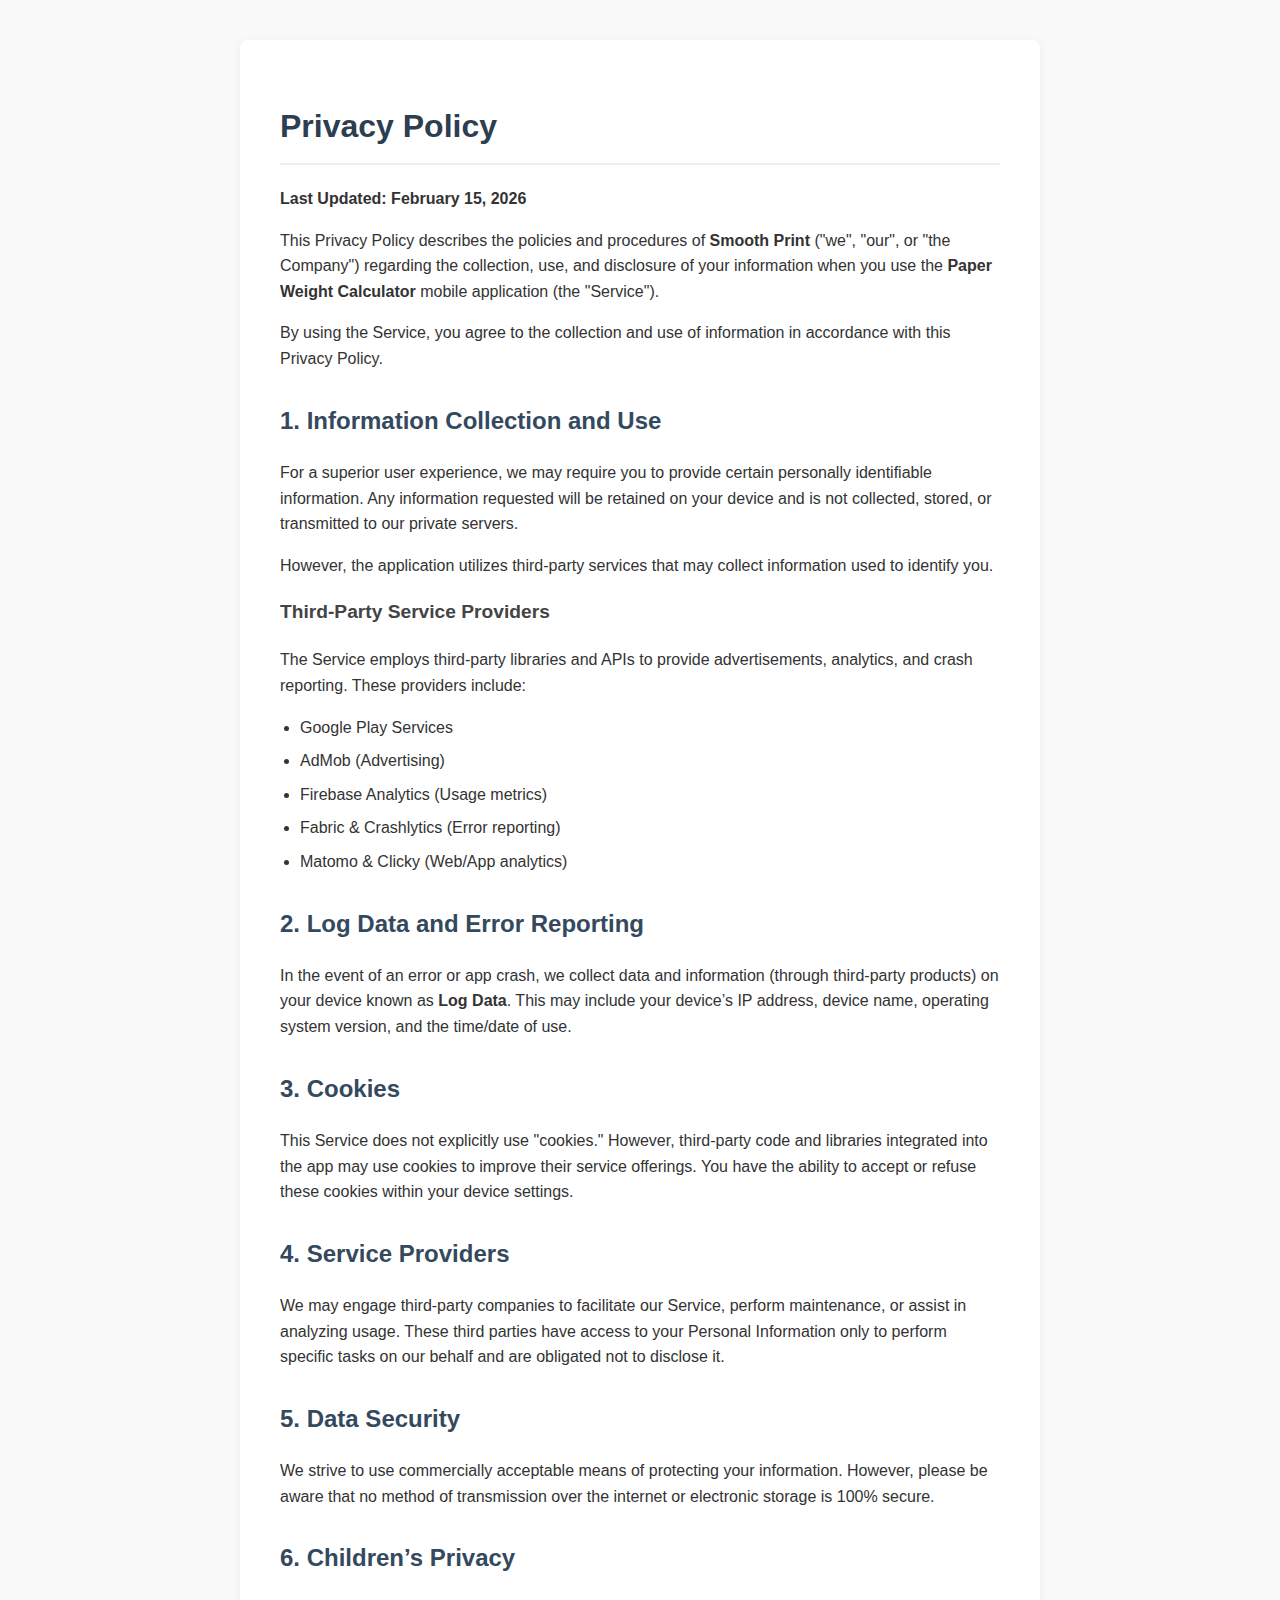
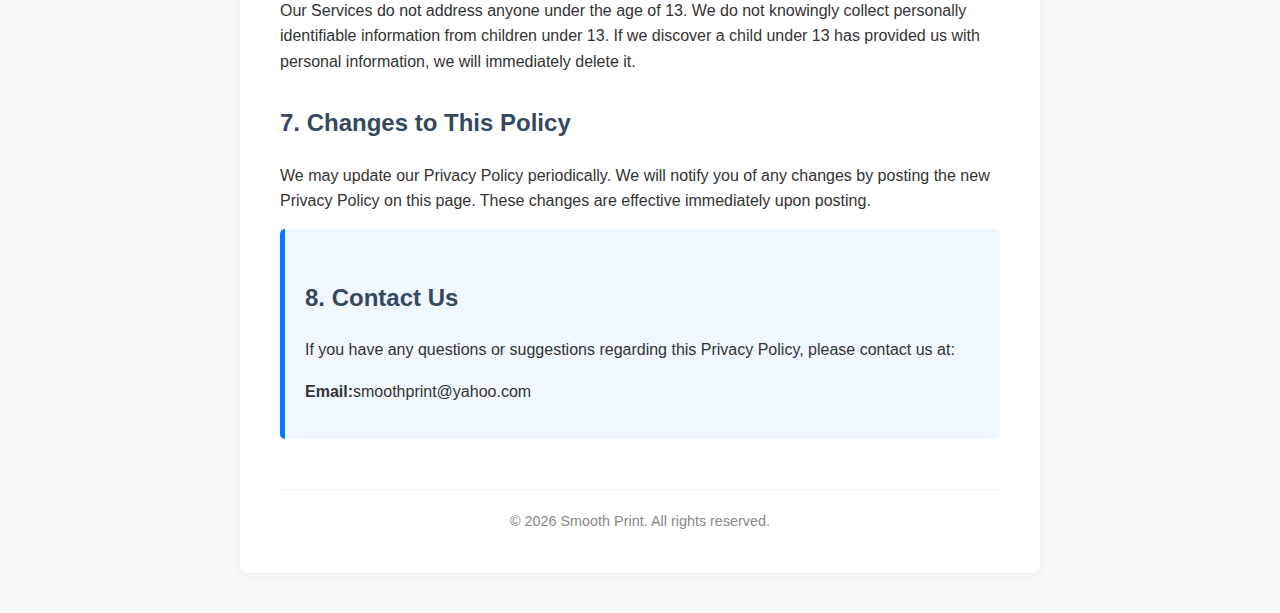
<file: pppwc.html>
<!DOCTYPE html>
<html lang="en">

<head>
    <meta charset="UTF-8">
    <meta name="viewport" content="width=device-width, initial-scale=1.0">
    <title>Privacy Policy - Paper Weight Calculator</title>
    <link rel="stylesheet" href="css/common.css">
    <link rel="stylesheet" href="css/pppwc.css">
</head>

<body>

    <div class="container">
        <h1>Privacy Policy</h1>
        <p><strong>Last Updated: February 15, 2026</strong></p>

        <p>This Privacy Policy describes the policies and procedures of <strong>Smooth Print</strong> ("we", "our", or
            "the Company") regarding the collection, use, and disclosure of your information when you use the
            <strong>Paper Weight Calculator</strong> mobile application (the "Service").
        </p>

        <p>By using the Service, you agree to the collection and use of information in accordance with this Privacy
            Policy.</p>

        <h2>1. Information Collection and Use</h2>
        <p>For a superior user experience, we may require you to provide certain personally identifiable information.
            Any information requested will be retained on your device and is not collected, stored, or transmitted to
            our private servers.</p>
        <p>However, the application utilizes third-party services that may collect information used to identify you.</p>

        <h3>Third-Party Service Providers</h3>
        <p>The Service employs third-party libraries and APIs to provide advertisements, analytics, and crash reporting.
            These providers include:</p>
        <ul>
            <li>Google Play Services</li>
            <li>AdMob (Advertising)</li>
            <li>Firebase Analytics (Usage metrics)</li>
            <li>Fabric & Crashlytics (Error reporting)</li>
            <li>Matomo & Clicky (Web/App analytics)</li>
        </ul>

        <h2>2. Log Data and Error Reporting</h2>
        <p>In the event of an error or app crash, we collect data and information (through third-party products) on your
            device known as <strong>Log Data</strong>. This may include your device’s IP address, device name, operating
            system version, and the time/date of use.</p>

        <h2>3. Cookies</h2>
        <p>This Service does not explicitly use "cookies." However, third-party code and libraries integrated into the
            app may use cookies to improve their service offerings. You have the ability to accept or refuse these
            cookies within your device settings.</p>

        <h2>4. Service Providers</h2>
        <p>We may engage third-party companies to facilitate our Service, perform maintenance, or assist in analyzing
            usage. These third parties have access to your Personal Information only to perform specific tasks on our
            behalf and are obligated not to disclose it.</p>

        <h2>5. Data Security</h2>
        <p>We strive to use commercially acceptable means of protecting your information. However, please be aware that
            no method of transmission over the internet or electronic storage is 100% secure.</p>

        <h2>6. Children’s Privacy</h2>
        <p>Our Services do not address anyone under the age of 13. We do not knowingly collect personally identifiable
            information from children under 13. If we discover a child under 13 has provided us with personal
            information, we will immediately delete it.</p>

        <h2>7. Changes to This Policy</h2>
        <p>We may update our Privacy Policy periodically. We will notify you of any changes by posting the new Privacy
            Policy on this page. These changes are effective immediately upon posting.</p>

        <div class="contact-box">
            <h2>8. Contact Us</h2>
            <p>If you have any questions or suggestions regarding this Privacy Policy, please contact us at:</p>
            <p><strong>Email:</strong>smoothprint@yahoo.com</p>
        </div>

        <div class="footer">
            &copy; 2026 Smooth Print. All rights reserved.
        </div>
    </div>

</body>

</html>
</file>
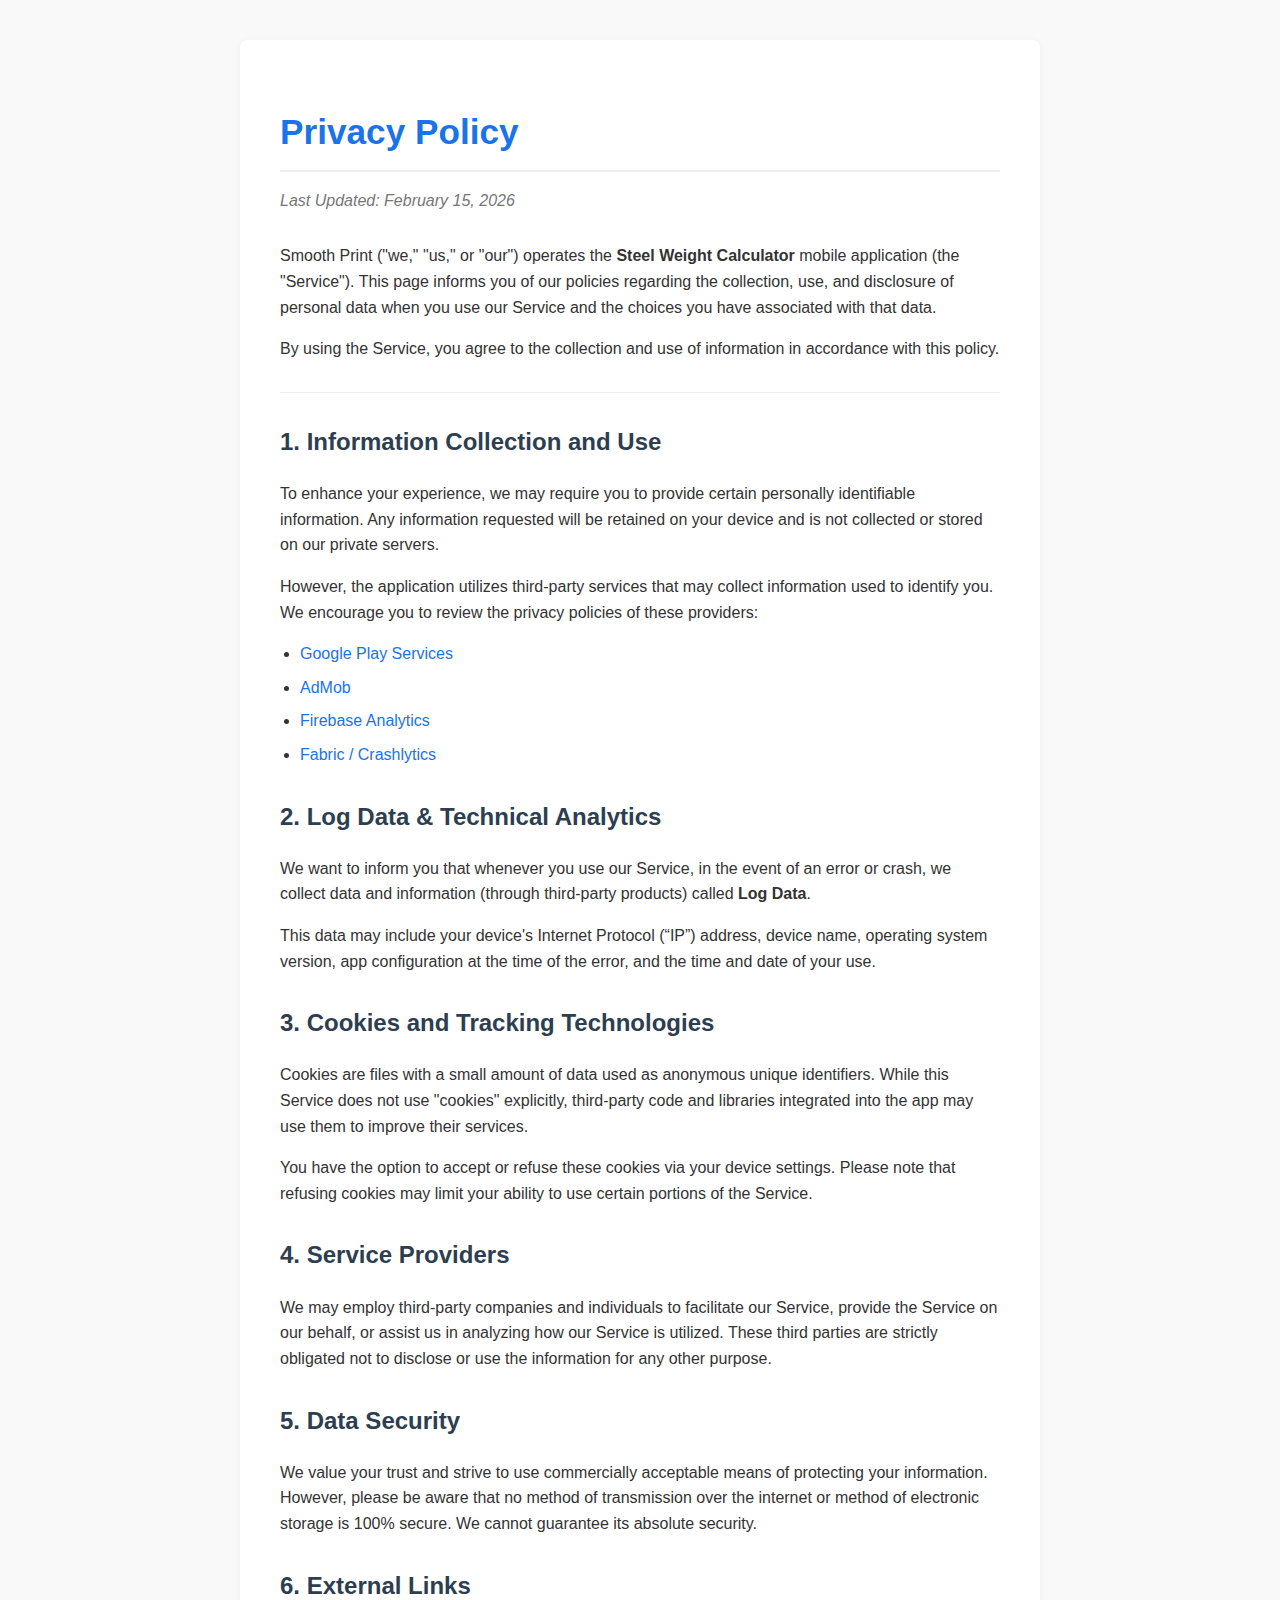
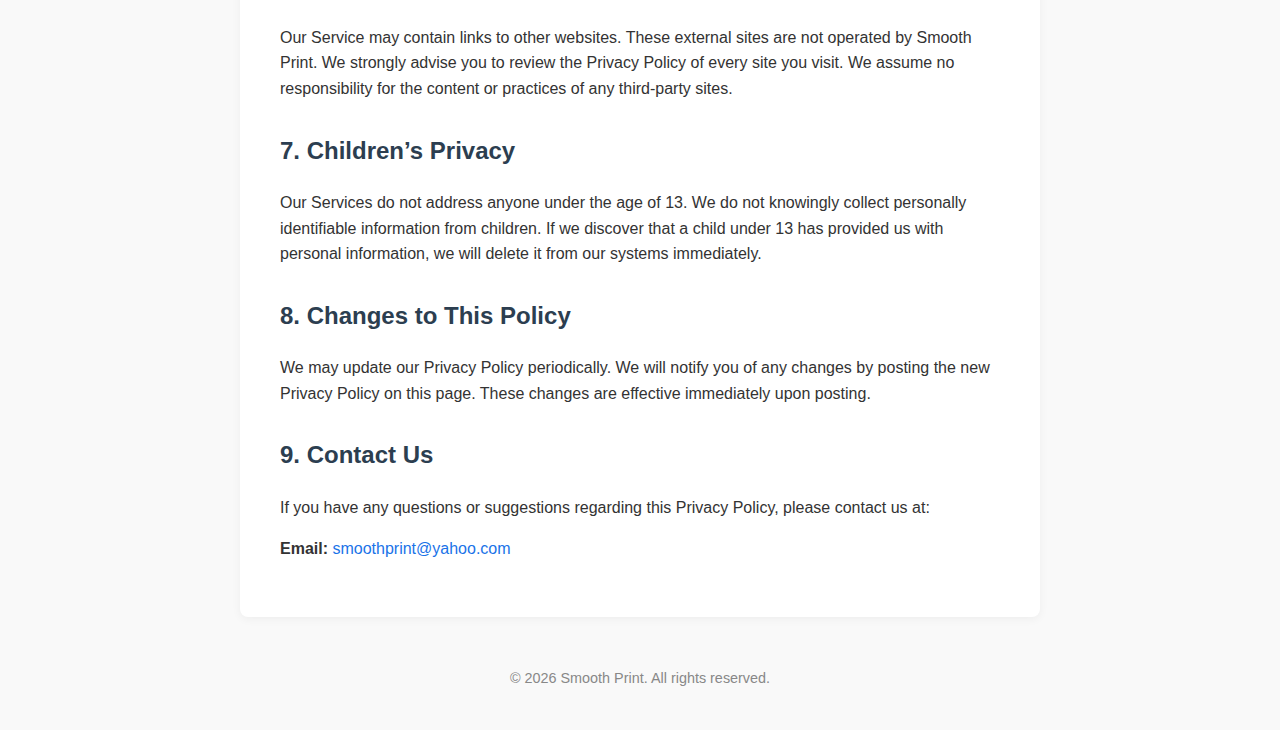
<file: ppswc.html>
<!DOCTYPE html>
<html lang="en">

<head>
    <meta charset="UTF-8">
    <meta name="viewport" content="width=device-width, initial-scale=1.0">
    <title>Privacy Policy | Steel Weight Calculator</title>
    <link rel="stylesheet" href="css/common.css">
    <link rel="stylesheet" href="css/ppswc.css">
</head>

<body>

    <div class="container">
        <h1>Privacy Policy</h1>
        <p class="last-updated">Last Updated: February 15, 2026</p>

        <p>Smooth Print ("we," "us," or "our") operates the <strong>Steel Weight Calculator</strong> mobile application
            (the "Service"). This page informs you of our policies regarding the collection, use, and disclosure of
            personal data when you use our Service and the choices you have associated with that data.</p>

        <p>By using the Service, you agree to the collection and use of information in accordance with this policy.</p>

        <hr class="divider">

        <h2>1. Information Collection and Use</h2>
        <p>To enhance your experience, we may require you to provide certain personally identifiable information. Any
            information requested will be retained on your device and is not collected or stored on our private servers.
        </p>

        <p>However, the application utilizes third-party services that may collect information used to identify you. We
            encourage you to review the privacy policies of these providers:</p>
        <ul>
            <li><a href="https://www.google.com/policies/privacy/" target="_blank" rel="noopener noreferrer">Google Play Services</a></li>
            <li><a href="https://support.google.com/admob/answer/6128543?hl=en" target="_blank" rel="noopener noreferrer">AdMob</a></li>
            <li><a href="https://firebase.google.com/policies/analytics" target="_blank" rel="noopener noreferrer">Firebase Analytics</a></li>
            <li><a href="https://fabric.io/privacy" target="_blank" rel="noopener noreferrer">Fabric / Crashlytics</a></li>
        </ul>

        <h2>2. Log Data & Technical Analytics</h2>
        <p>We want to inform you that whenever you use our Service, in the event of an error or crash, we collect data
            and information (through third-party products) called <strong>Log Data</strong>.</p>
        <p>This data may include your device's Internet Protocol (“IP”) address, device name, operating system version,
            app configuration at the time of the error, and the time and date of your use.</p>

        <h2>3. Cookies and Tracking Technologies</h2>
        <p>Cookies are files with a small amount of data used as anonymous unique identifiers. While this Service does
            not use "cookies" explicitly, third-party code and libraries integrated into the app may use them to improve
            their services.</p>
        <p>You have the option to accept or refuse these cookies via your device settings. Please note that refusing
            cookies may limit your ability to use certain portions of the Service.</p>

        <h2>4. Service Providers</h2>
        <p>We may employ third-party companies and individuals to facilitate our Service, provide the Service on our
            behalf, or assist us in analyzing how our Service is utilized. These third parties are strictly obligated
            not to disclose or use the information for any other purpose.</p>

        <h2>5. Data Security</h2>
        <p>We value your trust and strive to use commercially acceptable means of protecting your information. However,
            please be aware that no method of transmission over the internet or method of electronic storage is 100%
            secure. We cannot guarantee its absolute security.</p>

        <h2>6. External Links</h2>
        <p>Our Service may contain links to other websites. These external sites are not operated by Smooth Print. We
            strongly advise you to review the Privacy Policy of every site you visit. We assume no responsibility for
            the content or practices of any third-party sites.</p>

        <h2>7. Children’s Privacy</h2>
        <p>Our Services do not address anyone under the age of 13. We do not knowingly collect personally identifiable
            information from children. If we discover that a child under 13 has provided us with personal information,
            we will delete it from our systems immediately.</p>

        <h2>8. Changes to This Policy</h2>
        <p>We may update our Privacy Policy periodically. We will notify you of any changes by posting the new Privacy
            Policy on this page. These changes are effective immediately upon posting.</p>

        <h2>9. Contact Us</h2>
        <p>If you have any questions or suggestions regarding this Privacy Policy, please contact us at:</p>
        <p><strong>Email:</strong> <a href="mailto:smoothprint@yahoo.com">smoothprint@yahoo.com</a></p>
    </div>

    <footer>
        &copy; 2026 Smooth Print. All rights reserved.
    </footer>

</body>

</html>
</file>
<file: css/common.css>
/* Common Styles - Shared between Privacy Policy Pages */

/* Base Styles */
body {
    font-family: -apple-system, BlinkMacSystemFont, "Segoe UI", Roboto, Helvetica, Arial, sans-serif;
    line-height: 1.6;
    color: #333;
    max-width: 800px;
    margin: 0 auto;
    padding: 40px 20px;
    background-color: #f9f9f9;
}

/* Container */
.container {
    background-color: #fff;
    padding: 40px;
    border-radius: 8px;
    box-shadow: 0 2px 10px rgba(0, 0, 0, 0.05);
}

/* Typography */
h1 {
    border-bottom: 2px solid #eee;
    padding-bottom: 10px;
}

h2 {
    color: #2c3e50;
    margin-top: 30px;
}

h3 {
    color: #444;
    font-size: 1.2rem;
}

p {
    margin-bottom: 15px;
}

ul {
    margin-bottom: 15px;
    padding-left: 20px;
}

li {
    margin-bottom: 8px;
}

/* Links */
a {
    color: #1a73e8;
    text-decoration: none;
}

a:hover {
    text-decoration: underline;
}

/* Footer */
footer,
.footer {
    margin-top: 50px;
    font-size: 0.9rem;
    color: #888;
    text-align: center;
}

/* Responsive */
@media (max-width: 600px) {
    body {
        padding: 20px 10px;
    }

    .container {
        padding: 20px;
    }
}
</file>
<file: css/pppwc.css>
/* Privacy Policy - Paper Weight Calculator Styles */

/* Page-specific overrides */
h1 {
    color: #2c3e50;
}

h2 {
    color: #34495e;
}

/* Contact Box */
.contact-box {
    background: #f0f7ff;
    padding: 20px;
    border-radius: 5px;
    border-left: 5px solid #007bff;
}

/* Footer */
.footer {
    border-top: 1px solid #eee;
    padding-top: 20px;
}
</file>
<file: css/ppswc.css>
/* Privacy Policy - Steel Weight Calculator Styles */

/* Page-specific overrides */
h1 {
    color: #1a73e8;
    font-size: 2.2rem;
    margin-bottom: 10px;
}

h2 {
    font-size: 1.5rem;
}

/* Last Updated */
.last-updated {
    color: #777;
    font-style: italic;
    margin-bottom: 30px;
}

/* Divider */
.divider {
    border: 0;
    border-top: 1px solid #eee;
    margin: 30px 0;
}

/* Responsive */
@media (max-width: 600px) {
    h1 {
        font-size: 1.8rem;
    }
}
</file>
